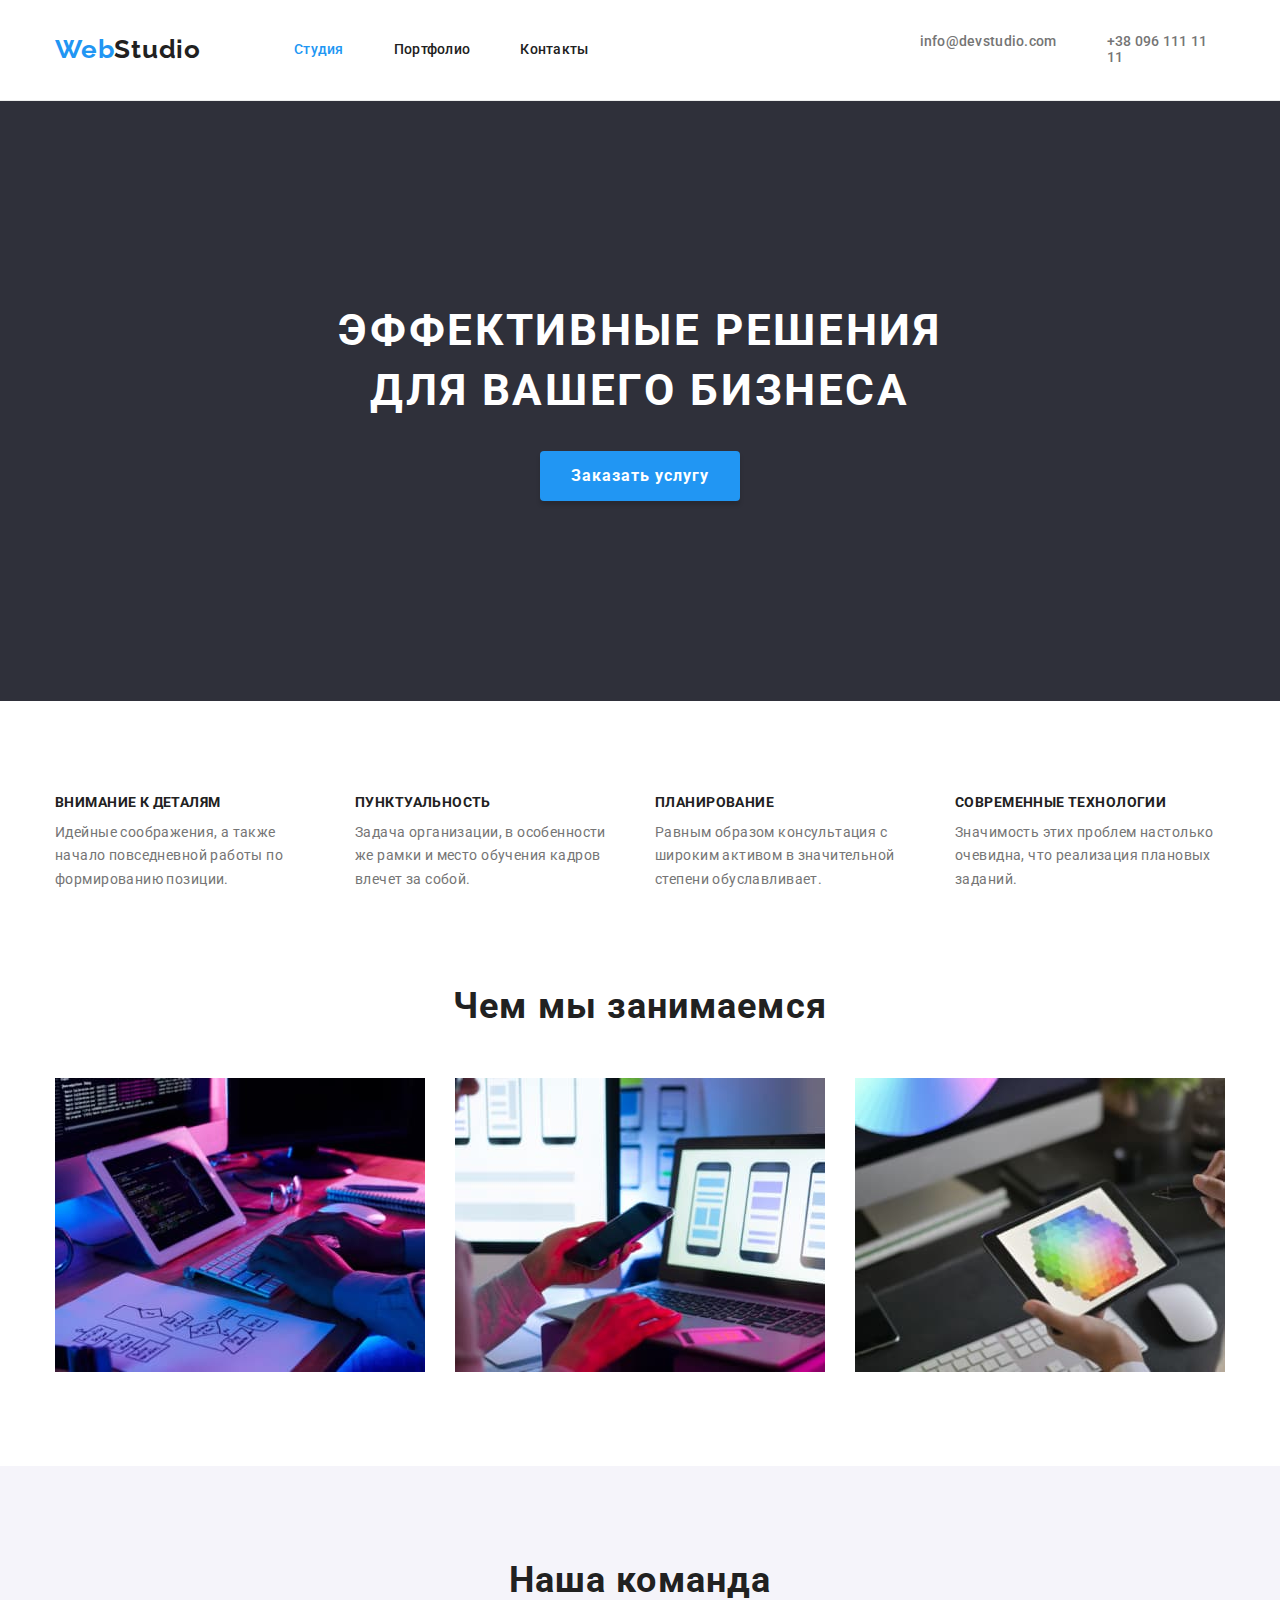
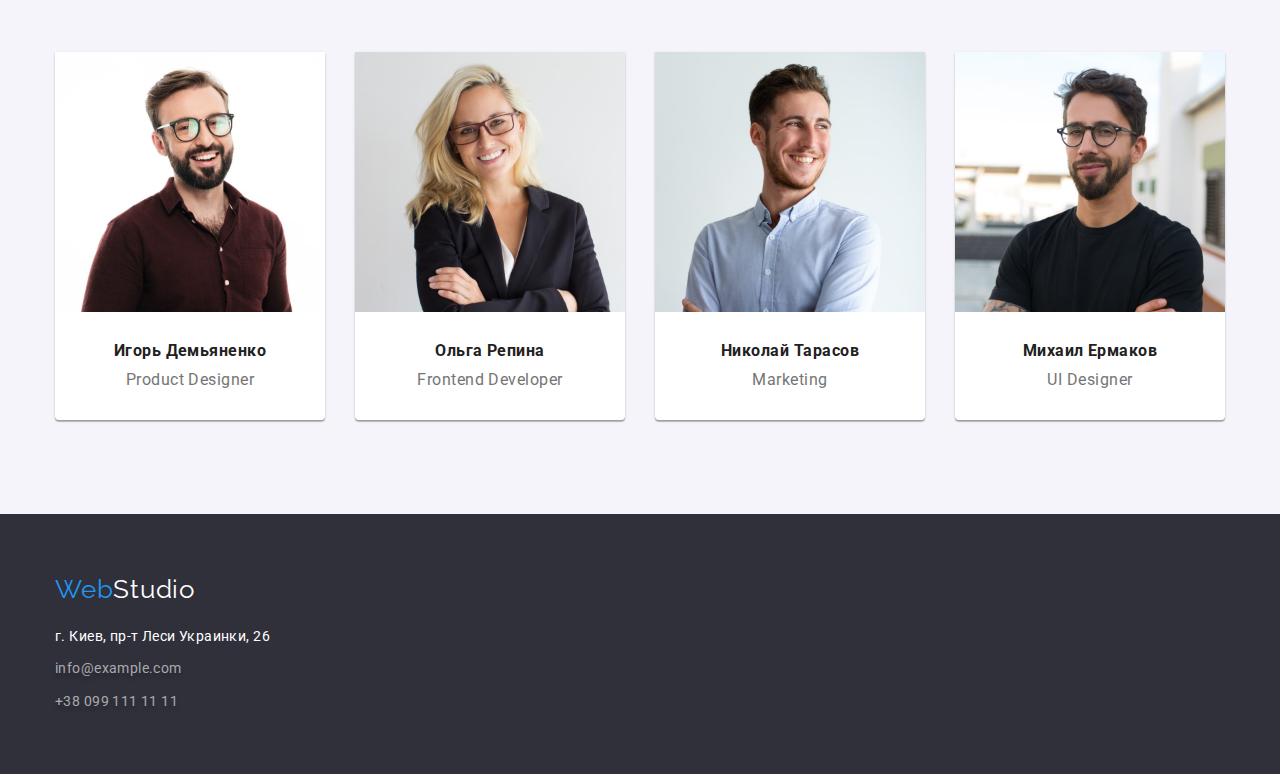
<file: index.html>
<!DOCTYPE html>
<html lang="ru">
  <head>
    <meta charset="UTF-8" />
    <meta http-equiv="X-UA-Compatible" content="IE=edge" />
    <meta name="viewport" content="width=device-width, initial-scale=1.0" />
    <link rel="preconnect" href="https://fonts.googleapis.com" />
    <link rel="preconnect" href="https://fonts.gstatic.com" crossorigin />
    <link
      href="https://fonts.googleapis.com/css2?family=Raleway:wght@700&family=Roboto:wght@400;500;700;900&display=swap"
      rel="stylesheet"
    />

    <title>WebStudio</title>
    <link
      rel="stylesheet"
      href="https://cdnjs.cloudflare.com/ajax/libs/modern-normalize/1.1.0/modern-normalize.min.css"
    />
    <link rel="stylesheet" href="./css/style.css" />
  </head>

  <body>
    <!-- header -->
    <header class="header">
      <div class="container header-section">
        <a href="./index.html" lang="en" class="header-logo link"> <span class="logo-multicolor">Web</span>Studio </a>
        <nav class="header-navi">
          <ul class="nav-list list">
            <li class="header-nav">
              <a class="activenav link current" href="./index.html">Студия</a>
            </li>
            <li class="header-nav">
              <a class="activenav link" href="./portfolio.html">Портфолио</a>
            </li>
            <li class="header-nav">
              <a class="activenav link" href="#">Контакты</a>
            </li>
          </ul>
        </nav>
        <ul class="contact-section list">
          <li class="contact-list">
            <a class="header-contact link" href="mailto:info@devstudio.com">info@devstudio.com</a>
          </li>
          <li class="contact-list">
            <a class="header-contact link" href="tel:+380961111111">+38 096 111 11 11</a>
          </li>
        </ul>
      </div>
    </header>
    <main>
      <!-- секция баннера -->
      <section class="banner">
        <div class="container">
          <h1 class="banner-title">Эффективные решения для вашего бизнеса</h1>
          <button type="button" class="btn btn-text">Заказать услугу</button>
        </div>
      </section>
      <!-- секция особенности -->
      <section class="section">
        <div class="container">
          <h2 class="visually-hidden">Feature</h2>
          <ul class="feature-list list">
            <li class="feature-item">
              <h3 class="feature-title">Внимание к деталям</h3>
              <p class="feature-text">
                Идейные соображения, а также начало повседневной работы по формированию позиции.
              </p>
            </li>
            <li class="feature-item">
              <h3 class="feature-title">Пунктуальность</h3>
              <p class="feature-text">
                Задача организации, в особенности же рамки и место обучения кадров влечет за собой.
              </p>
            </li>
            <li class="feature-item">
              <h3 class="feature-title">Планирование</h3>
              <p class="feature-text">
                Равным образом консультация с широким активом в значительной степени обуславливает.
              </p>
            </li>
            <li class="feature-item">
              <h3 class="feature-title">Современные технологии</h3>
              <p class="feature-text">Значимость этих проблем настолько очевидна, что реализация плановых заданий.</p>
            </li>
          </ul>
        </div>
      </section>
      <!-- секция чем мы занимаемся -->
      <section class="about">
        <div class="container">
          <h2 class="about-title">Чем мы занимаемся</h2>
          <ul class="about-list list">
            <li class="about-item">
              <img class="about-img" src="./images/box_1.jpg" alt="Пример кодинга" width="370" />
            </li>
            <li class="about-item">
              <img class="about-img" src="./images/box_2.jpg" alt="Пример UX дизайна" width="370" />
            </li>
            <li class="about-item">
              <img class="about-img" src="./images/box_3.jpg" alt="Пример подбора палитр" width="370" />
            </li>
          </ul>
        </div>
      </section>
      <!-- team section -->
      <section class="team section">
        <div class="container">
          <h2 class="team-title">Наша команда</h2>
          <ul class="team-list list">
            <li class="team-item team-content">
              <img class="team-img" src="./images/img.jpg" alt="Product Designer" width="270" />
              <div class="team-border">
                <h3 class="team-subtitle">Игорь Демьяненко</h3>
                <p class="team-text" lang="en">Product Designer</p>
              </div>
            </li>
            <li class="team-item team-content">
              <img class="team-img" src="./images/img2.jpg" alt="Product Designer" width="270" />
              <div class="team-border">
                <h3 class="team-subtitle">Ольга Репина</h3>
                <p class="team-text" lang="en">Frontend Developer</p>
              </div>
            </li>
            <li class="team-item team-content">
              <img class="team-img" src="./images/img3.jpg" alt="Product Designer" width="270" />
              <div class="team-border">
                <h3 class="team-subtitle">Николай Тарасов</h3>
                <p class="team-text" lang="en">Marketing</p>
              </div>
            </li>
            <li class="team-item team-content">
              <img class="team-img" src="./images/img4.jpg" alt="Product Designer" width="270" />
              <div class="team-border">
                <h3 class="team-subtitle">Михаил Ермаков</h3>
                <p class="team-text" lang="en">UI Designer</p>
              </div>
            </li>
          </ul>
        </div>
      </section>
    </main>
    <!-- footer -->
    <footer class="footer">
      <div class="container">
        <a href="./index.html" lang="en" class="footer-logo link"><span class="logo-multicolor">Web</span>Studio</a>
        <address class="address">
          <ul class="list">
            <li class="address-list">г. Киев, пр-т Леси Украинки, 26</li>
            <li class="address-list">
              <a class="footer-contact link" href="mailto:info@example.com">info@example.com</a>
            </li>
            <li class="address-list">
              <a class="footer-contact link" href="tel:+380991111111">+38 099 111 11 11</a>
            </li>
          </ul>
        </address>
      </div>
    </footer>
  </body>
</html>
</file>
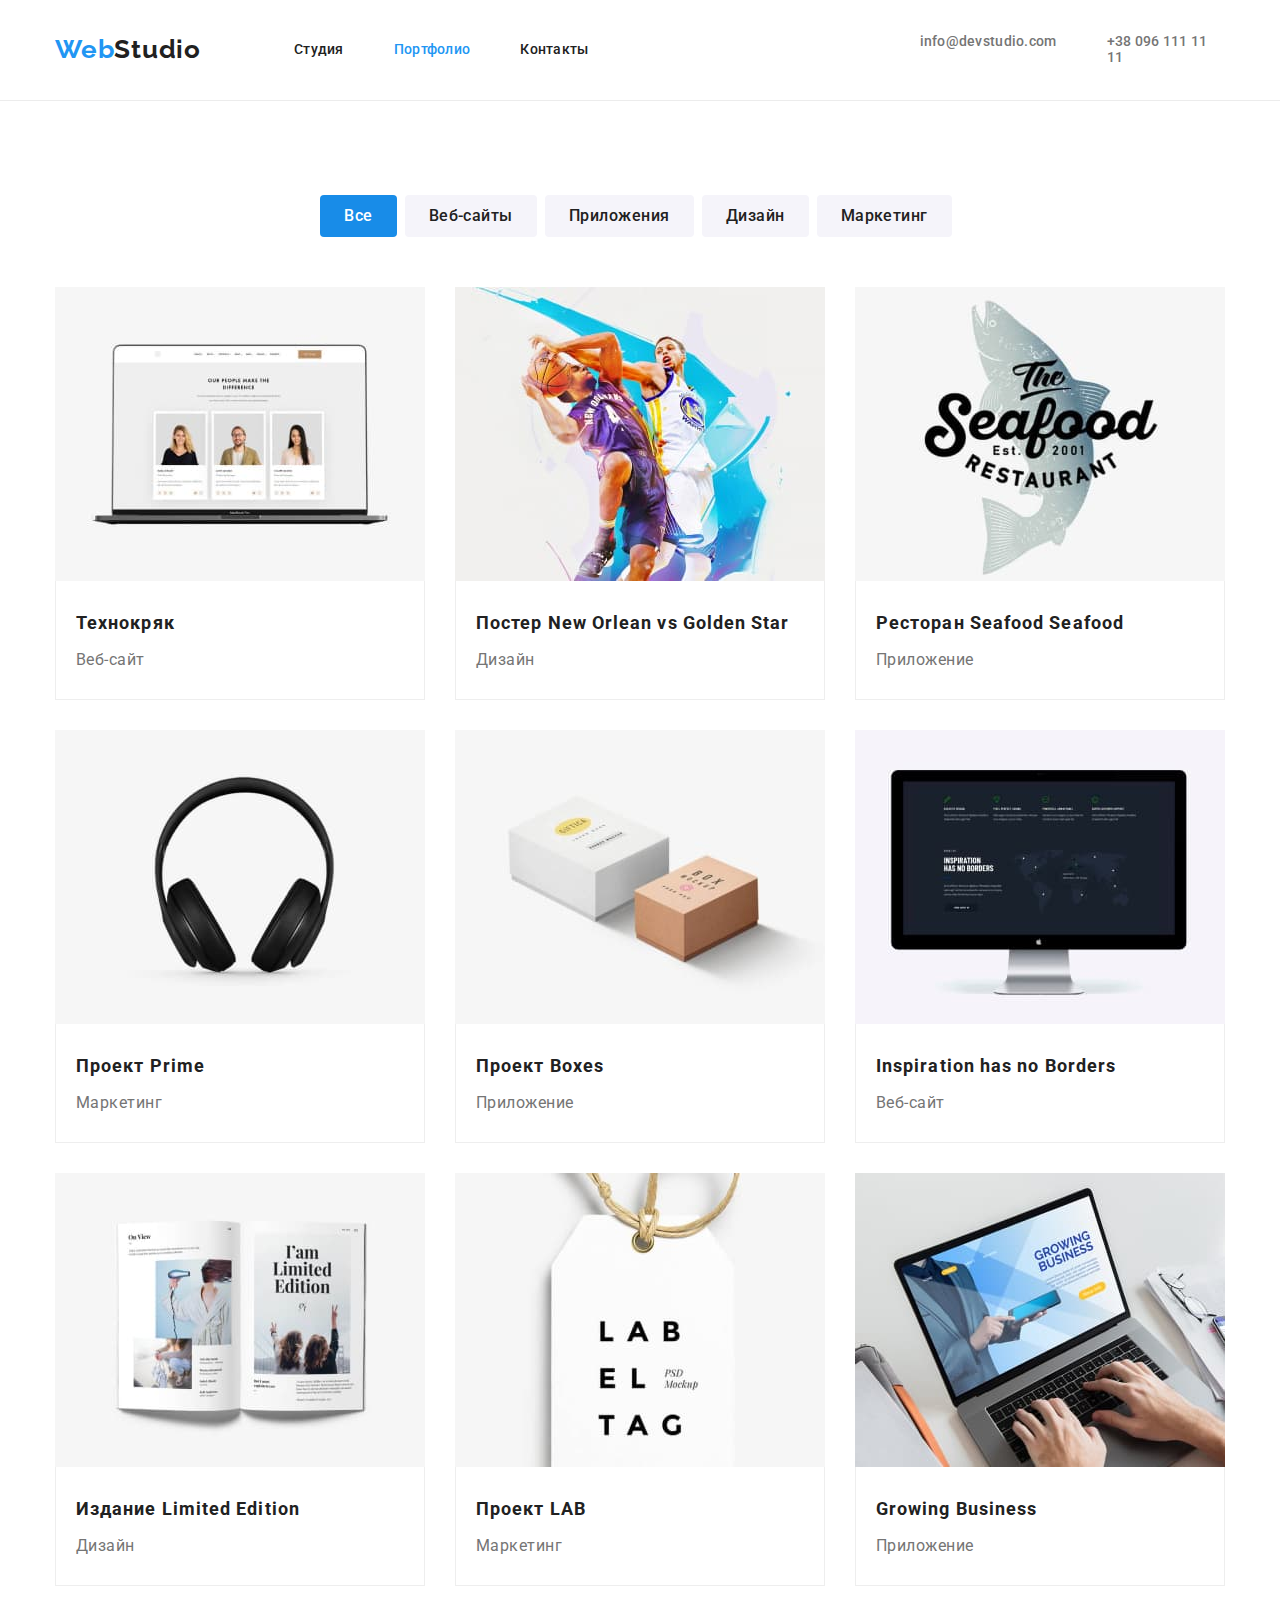
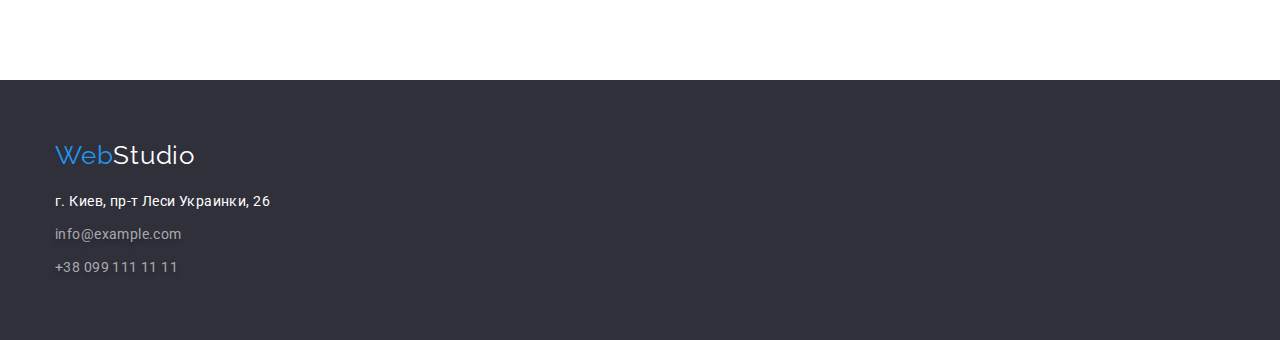
<file: portfolio.html>
<!DOCTYPE html>
<html lang="ru">
  <head>
    <meta charset="UTF-8" />
    <meta http-equiv="X-UA-Compatible" content="IE=edge" />
    <meta name="viewport" content="width=device-width, initial-scale=1.0" />
    <link rel="preconnect" href="https://fonts.googleapis.com" />
    <link rel="preconnect" href="https://fonts.gstatic.com" crossorigin />
    <link
      href="https://fonts.googleapis.com/css2?family=Raleway:wght@700&family=Roboto:wght@400;500;700;900&display=swap"
      rel="stylesheet"
    />
    <title>WebStudio</title>
    <link
      rel="stylesheet"
      href="https://cdnjs.cloudflare.com/ajax/libs/modern-normalize/1.1.0/modern-normalize.min.css"
    />
    <link rel="stylesheet" href="./css/style.css" />
  </head>

  <body>
    <!-- header -->
    <header class="header">
      <div class="container header-section">
        <a href="./index.html" lang="en" class="header-logo link"> <span class="logo-multicolor">Web</span>Studio </a>
        <nav class="header-navi">
          <ul class="nav-list list">
            <li class="header-nav">
              <a class="activenav link" href="./index.html">Студия</a>
            </li>
            <li class="header-nav">
              <a class="activenav link current" href="./portfolio.html">Портфолио</a>
            </li>
            <li class="header-nav">
              <a class="activenav link" href="#">Контакты</a>
            </li>
          </ul>
        </nav>
        <ul class="contact-section list">
          <li class="contact-list">
            <a class="header-contact link" href="mailto:info@devstudio.com">info@devstudio.com</a>
          </li>
          <li class="contact-list">
            <a class="header-contact link" href="tel:+380961111111">+38 096 111 11 11</a>
          </li>
        </ul>
      </div>
    </header>
    <main>
      <section class="section">
        <div class="container">
          <h1 class="visually-hidden">Portfolio</h1>
          <ul class="filtr list">
            <li class="filtr-btn-list">
              <button class="filtr-btn filtr-btn-text currentbtn" type="button">Все</button>
            </li>
            <li class="filtr-btn-list">
              <button class="filtr-btn filtr-btn-text" type="button">Веб-сайты</button>
            </li>
            <li class="filtr-btn-list">
              <button class="filtr-btn filtr-btn-text" type="button">Приложения</button>
            </li>
            <li class="filtr-btn-list">
              <button class="filtr-btn filtr-btn-text" type="button">Дизайн</button>
            </li>
            <li class="filtr-btn-list">
              <button class="filtr-btn filtr-btn-text" type="button">Маркетинг</button>
            </li>
          </ul>
          <ul class="portfolio list">
            <li class="portfolio-item">
              <img class="portfolio-img" src="./images/group1.jpg" alt="Технокряк" width="370" />
              <div class="portfolio-border">
                <h2 class="portfolio-title">Технокряк</h2>
                <p class="portfolio-text">Веб-сайт</p>
              </div>
            </li>
            <li class="portfolio-item">
              <img class="portfolio-img" src="./images/group2.jpg" alt="Постер New Orlean vs Golden Star" width="370" />
              <div class="portfolio-border">
                <h2 class="portfolio-title">Постер <span lang="en">New Orlean vs Golden Star</span></h2>
                <p class="portfolio-text">Дизайн</p>
              </div>
            </li>
            <li class="portfolio-item">
              <img class="portfolio-img" src="./images/group3.jpg" alt="Ресторан Seafood" width="370" />
              <div class="portfolio-border">
                <h2 class="portfolio-title">Ресторан <span lang="en">Seafood</span> Seafood</h2>
                <p class="portfolio-text">Приложение</p>
              </div>
            </li>
            <li class="portfolio-item">
              <img class="portfolio-img" src="./images/group4.jpg" alt="Проект Prime" width="370" />
              <div class="portfolio-border">
                <h2 class="portfolio-title">Проект <span lang="en">Prime</span></h2>
                <p class="portfolio-text">Маркетинг</p>
              </div>
            </li>
            <li class="portfolio-item">
              <img class="portfolio-img" src="./images/group5.jpg" alt="Проект Boxes" width="370" />
              <div class="portfolio-border">
                <h2 class="portfolio-title">Проект <span lang="en">Boxes</span></h2>
                <p class="portfolio-text">Приложение</p>
              </div>
            </li>
            <li class="portfolio-item">
              <img class="portfolio-img" src="./images/group6.jpg" alt="Inspiration has no Borders" width="370" />
              <div class="portfolio-border">
                <h2 class="portfolio-title">
                  <span lang="en">Inspiration has no Borders</span>
                </h2>
                <p class="portfolio-text">Веб-сайт</p>
              </div>
            </li>
            <li class="portfolio-item">
              <img class="portfolio-img" src="./images/group7.jpg" alt="Издание Limited Edition" width="370" />
              <div class="portfolio-border">
                <h2 class="portfolio-title">Издание <span lang="en">Limited Edition</span></h2>
                <p class="portfolio-text">Дизайн</p>
              </div>
            </li>
            <li class="portfolio-item">
              <img class="portfolio-img" src="./images/group8.jpg" alt="Проект LAB" width="370" />
              <div class="portfolio-border">
                <h2 class="portfolio-title">Проект <span lang="en">LAB</span></h2>
                <p class="portfolio-text">Маркетинг</p>
              </div>
            </li>
            <li class="portfolio-item">
              <img class="portfolio-img" src="./images/group9.jpg" alt="Growing Business" width="370" />
              <div class="portfolio-border">
                <h2 class="portfolio-title">
                  <span lang="en">Growing Business</span>
                </h2>
                <p class="portfolio-text">Приложение</p>
              </div>
            </li>
          </ul>
        </div>
      </section>
    </main>
    <!-- footer -->
    <footer class="footer">
      <div class="container">
        <a href="./index.html" lang="en" class="footer-logo link"><span class="logo-multicolor">Web</span>Studio</a>
        <address class="address">
          <ul class="list">
            <li class="address-list">г. Киев, пр-т Леси Украинки, 26</li>
            <li class="address-list">
              <a class="footer-contact link" href="mailto:info@example.com">info@example.com</a>
            </li>
            <li class="address-list">
              <a class="footer-contact link" href="tel:+380991111111">+38 099 111 11 11</a>
            </li>
          </ul>
        </address>
      </div>
    </footer>
  </body>
</html>
</file>
<file: css/style.css>
:root{
    --logo-multicolor:#2196F3;
    --header-logo-color:#000000;
    --header-background-color:#FFFFFF;
    --header-nav-color:#212121;
    --header-contact-color:#757575;
    --active-color:#2196F3;
    --banner-background-color:#2F303A;
    --banner-text-color:#FFFFFF;
    --btn-color:#2196F3;
    --btn-text-color:#FFFFFF;
    --btn-hover:#188CE8;
    --title-color:#212121;
    --team-text-color:#757575;
    --filter-btn-background: #F5F4FA;
    --filter-btn-text: #212121;
    --filter-btn-texthover: #FFFFFF;
    --portfolio-title-color:#212121;
    --portfolio-text-color:#757575;
    --feature-background-color: #FFFFFF;
    --about-background-color: #FFFFFF;
    --team-background-color: #F5F4FA;
    --team-content-color: #FFFFFF;
    --footer-background-color:#2F303A;
    --footer-text-color:#FFFFFF;
    --typical-margin:30px;

}
body{
    font-family: 'Roboto', sans-serif;
    background: var(--header-background-color);
    font-size: 14;
}
p,
h1,
h2,
h3,
h4,
h5,
h6{
    margin: 0;
}
ul{
    padding-left: 0;
    margin: 0;
}


.container{
    width: 1200px;
    padding-left: 15px;
    padding-right: 15px;
    margin: auto;
}
.section{
    padding-top: 94px;
    padding-bottom: 94px;
}

/* --HEADER-- */
.header{
    background: var(--header-background-color);
    border-bottom: 1px solid #ECECEC;
    
}
.header-section{
    display: flex;
    align-items: center;
}

.header-logo {
    font-family: 'Raleway';
    font-weight: 700;
    font-size: 26px;
    line-height: 1.19;
    letter-spacing: 0.03em;
    color: var(--header-logo-color);
    margin-right: 93px;
    padding-top: 24px;
    padding-bottom: 24px;

}

.logo-multicolor {
    color: var(--logo-multicolor);
}

.nav-list{
    display: flex;
    margin-right: 331px;
}

.header-nav{
    font-weight: 500;
    font-size: 14px;
    line-height: 1.14;
    letter-spacing: 0.02em;
    color: var(--header-logo-color);

    
}
.activenav{
    padding-top: 32px;
    padding-bottom: 32px;
    display: block;
}
.header-nav:not(:last-child)  {
    margin-right: 50px;
}

.activenav:focus {
    color: var(--active-color);
}
.activenav:hover {
    color: var(--active-color);
}
.header-nav .link.current {
    color: var(--active-color);
}

.link {
    text-decoration: none;
    color: var(--header-nav-color);
}

.list {
    list-style-type: none;
}

.contact-section{
    display: flex;

}

.header-contact{
    font-weight: 500;
    font-size: 14px;
    line-height: 1.14;
    letter-spacing: 0.02em;
    color: var(--header-contact-color);
    display: block;
    padding-top: 34px;
    padding-bottom: 34px;
}
.contact-list:not(:last-child) {
    margin-right: 50px;
}

.header-contact:hover {
    color: var(--active-color); 
}
.header-contact:focus {
    color: var(--active-color);
}


/* --banner-- */
.banner{
    background: var(--banner-background-color);
    text-align: center;
    display: flex;
    padding-top: 200px;
    padding-bottom: 200px;
}


.banner-title{
    width: 696px;
    font-size: 44px;
    line-height: 1.36;  
    margin-bottom: var(--typical-margin);
    margin-left: auto;
    margin-right: auto;
    letter-spacing: 0.06em;
    text-transform: uppercase;
    color: var(--banner-text-color);

}


.btn{
    width: 200px;
    height: 50px;
    background: var(--btn-color);
    box-shadow: 0px 4px 4px rgba(0, 0, 0, 0.15);
    border-radius: 4px;
    cursor: pointer;
    border: none;

}

.btn:hover{
    background: var(--btn-hover);
    box-shadow: 0px 4px 4px rgba(0, 0, 0, 0.15);

}

.btn:focus {
    background: var(--btn-hover);
    box-shadow: 0px 4px 4px rgba(0, 0, 0, 0.15);

}

.btn-text{
    font-family: inherit;
    font-weight: 700;
    font-size: 16px;
    line-height: 1.87;
    letter-spacing: 0.06em;
    color: var(--btn-text-color);

    }



/* --FEATURE-- */
.feature{
    background: var(--feature-background-color);


}
.visually-hidden {
    position: absolute;
    width: 1px;
    height: 1px;
    margin: -1px;
    border: 0;
    padding: 0;
    white-space: nowrap;
    clip-path: inset(100%);
    clip: rect(0 0 0 0);
    overflow: hidden;
}
.feature-list{
    display: flex;
}
.feature-item:not(:last-child){
    margin-right: var(--typical-margin);
}
.feature-title{
    font-size: 14px;
    line-height: 1.14;
    letter-spacing: 0.03em;
    text-transform: uppercase;
    color: var(--title-color);
    margin-bottom: 10px;
}
.feature-text{
    font-size: 14px;
    line-height: 1.71;
    letter-spacing: 0.03em;
    color: var(--team-text-color);
    width: 270px;
}

/* --ABOUT */
.about{
    background-color: var(--about-background-color);
    display: flex;
    padding-bottom: 94px;

}
.about-title{
    font-size: 36px;
    line-height: 1.16;
    text-align: center;
    letter-spacing: 0.03em;
    color: var(--title-color);
    margin-bottom: 50px;
}
.about-img{
    display: block;
    max-width: 100%;
    height: auto;
}
.about-list{
    display: flex;

}
.about-item:not(:last-child){
    margin-right: var(--typical-margin) ;
}

/* --TEAM */
.team{
    background: var(--team-background-color);


}

/* .team-content{
    background: var(--team-content-color);
    

} */
.team-list{
    display: flex;
    

}
.team-title {
    font-size: 36px;
    line-height: 1.16;
    text-align: center;
    letter-spacing: 0.03em;
    color: var(--title-color);
    margin: 0;
    margin-bottom: 50px;
    
    

}
.team-item{
    display: flex;
    flex-direction: column;
    background: #FFFFFF;    
    box-shadow: 0px 1px 3px rgba(0, 0, 0, 0.12),
    0px 1px 1px rgba(0, 0, 0, 0.14),
    0px 2px 1px rgba(0, 0, 0, 0.2);
    border-radius: 0px 0px 4px 4px;
}

.team-item:not(:last-child){
    margin-right: var(--typical-margin);

}

.team-img{
    /* padding-bottom: var(--typical-margin); */
    display: block;
    max-width: 100%;
    height: auto;
}
.team-border{
    padding-top: 30px;
    padding-bottom: 30px;
}

.team-subtitle{
    font-size: 16px;
    line-height: 1.18;
    text-align: center;
    letter-spacing: 0.03em;
    color: var(--title-color);
    margin-bottom: 10px;
}
.team-text{
    font-size: 16px;
    line-height: 1.18;
    text-align: center;
    letter-spacing: 0.03em;
    color: var(--team-text-color);
    /* margin-bottom: var(--typical-margin); */
}

/* --filtr-- */
.filtr{
    display: flex;
    justify-content: center;
    margin-bottom: 50px;
}
.filtr-btn-list{
    margin-right: 8px;
}
.filtr-btn{
    background: var(--filter-btn-background);
    border-radius: 4px;
    cursor: pointer;
    border-color: transparent;
    padding: 6px 22px 6px 22px;
}
.filtr-btn-text {
    font-family: inherit;
    font-weight: 500;
    font-size: 16px;
    line-height: 1.62;
    text-align: center;
    letter-spacing: 0.03em;
    color: var(--filter-btn-text);
}
.currentbtn {
    background: var(--btn-hover);
    color: var(--filter-btn-texthover);
}
.filtr-btn:hover{
    background: var(--btn-hover);
    box-shadow: 0px 3px 1px rgba(0, 0, 0, 0.1), 0px 1px 2px rgba(0, 0, 0, 0.08), 0px 2px 2px rgba(0, 0, 0, 0.12);
    border-radius: 4px;
}
.filtr-btn-text:hover {
    font-family: inherit;
    font-size: 16px;
    line-height: 1.62;
    text-align: center;
    letter-spacing: 0.03em;
    color: var(--filter-btn-texthover);
}

.filtr-btn-text:focus {
    font-family: inherit;
    font-size: 16px;
    line-height: 1.62;
    text-align: center;
    letter-spacing: 0.03em;
    color: var(--filter-btn-texthover);
}
.filtr-btn:focus {
    background: var(--btn-hover);
    box-shadow: 0px 3px 1px rgba(0, 0, 0, 0.1), 0px 1px 2px rgba(0, 0, 0, 0.08), 0px 2px 2px rgba(0, 0, 0, 0.12);
    border-radius: 4px;
}

/* --PORTFOLIO-- */
.portfolio{
    display: flex;
    flex-wrap: wrap;
    width: 1170px;
}
.portfolio-item{
    display: block;
    margin-right: var(--typical-margin);
    margin-bottom: var(--typical-margin);
}
.portfolio-item:nth-child(3n) {
    margin-right: 0;
}
.portfolio-item:nth-last-child(-n+3) {
    margin-bottom: 0;
}

.portfolio-img {
    display: block;
    max-width: 100%;
    height: auto;
}

.portfolio-border{
    border-left: 1px solid #EEEEEE;
    border-right: 1px solid #EEEEEE;
    border-bottom: 1px solid #EEEEEE;
        padding: 24px 20px 24px 20px;

}
.portfolio-title{
    font-size: 18px;
    line-height: 2;
    letter-spacing: 0.06em;
    color: var(--portfolio-title-color);
    margin-bottom: 4px;
}
.portfolio-text{
    font-size: 16px;
    line-height: 1.87;
    letter-spacing: 0.03em;
    color: var(--portfolio-text-color);
}

/* --FOOTER-- */
.footer{
    background: var(--footer-background-color);
    padding-top: 60px;
    padding-bottom: 60px;

    
}
.footer-logo{
    font-family: 'Raleway';
    font-size: 26px;
    line-height: 1.19;
    letter-spacing: 0.03em;
    color: var(--footer-text-color);
    margin-bottom: 20px;
    display: block;
    
}

.address {
    font-style: normal;
    font-size: 14px;
    line-height: 1.71;
    letter-spacing: 0.03em;
    color: var(--footer-text-color);
    
}
.address-list:not(:last-child){
    margin-bottom: 9px;
}

.footer-contact{
    font-size: 14px;
    line-height: 1.71;
    letter-spacing: 0.03em;
    color: rgba(255, 255, 255, 0.6);
    text-shadow: 0px 4px 4px rgba(0, 0, 0, 0.25);
}
.footer-contact:hover, .footer-contact:focus {
    color: var(--active-color);
}
</file>
